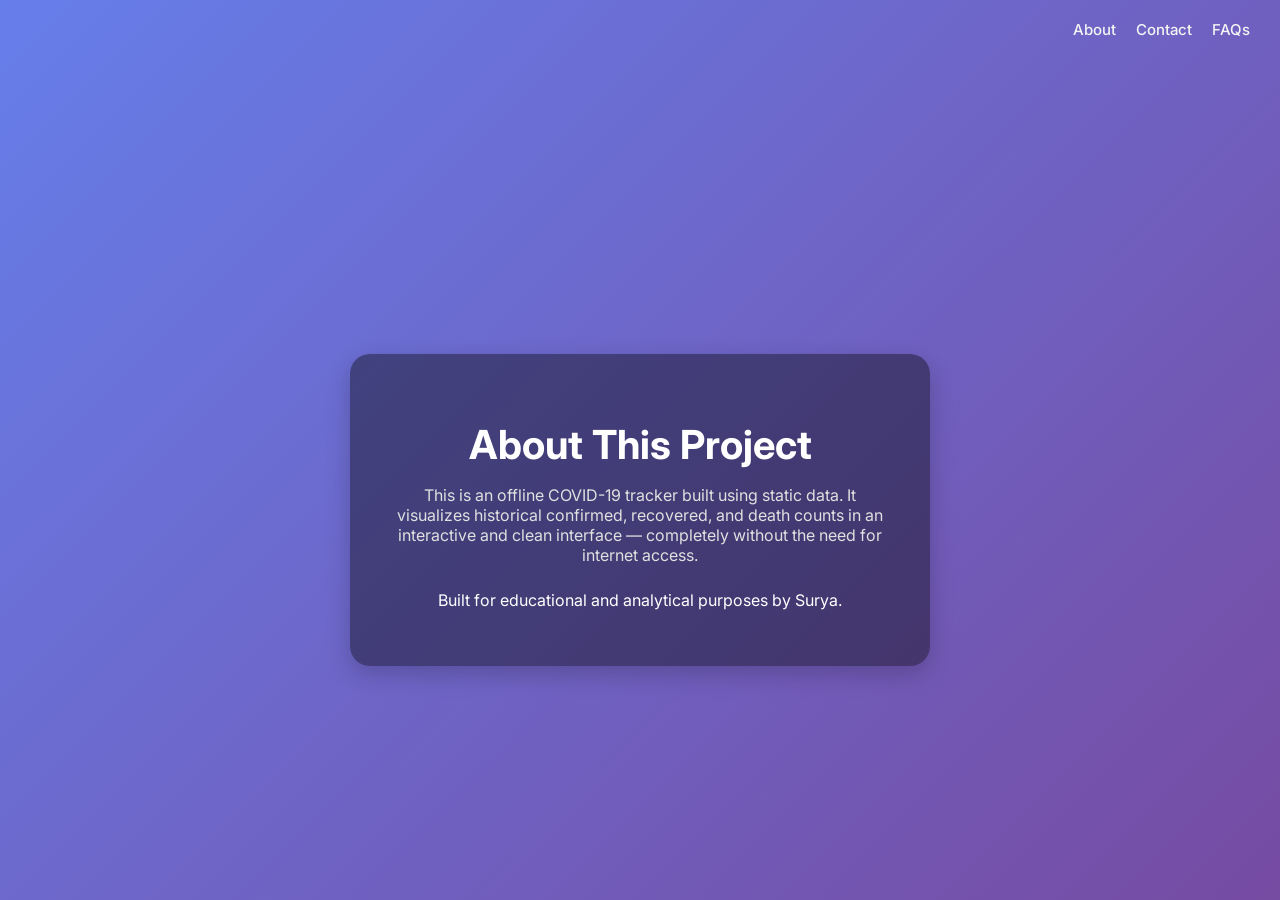
<file: frontend/about.html>
<!DOCTYPE html>
<html lang="en">
<head>
  <meta charset="UTF-8" />
  <meta name="viewport" content="width=device-width, initial-scale=1.0"/>
  <title>About - COVID-19 Tracker</title>
  <link rel="stylesheet" href="styles.css" />
  <link href="https://fonts.googleapis.com/css2?family=Inter:wght@400;500;600&display=swap" rel="stylesheet">
</head>
<body>
  <div class="top-nav">
    <a href="about.html">About</a>
    <a href="contact.html">Contact</a>
    <a href="faqs.html">FAQs</a>
  </div>

  <div class="tracker-container">
    <h1>About This Project</h1>
    <p class="subtext">This is an offline COVID-19 tracker built using static data. It visualizes historical confirmed, recovered, and death counts in an interactive and clean interface — completely without the need for internet access.</p>
    <p style="margin-top: 20px;">Built for educational and analytical purposes by Surya.</p>
  </div>
</body>
</html>
</file>
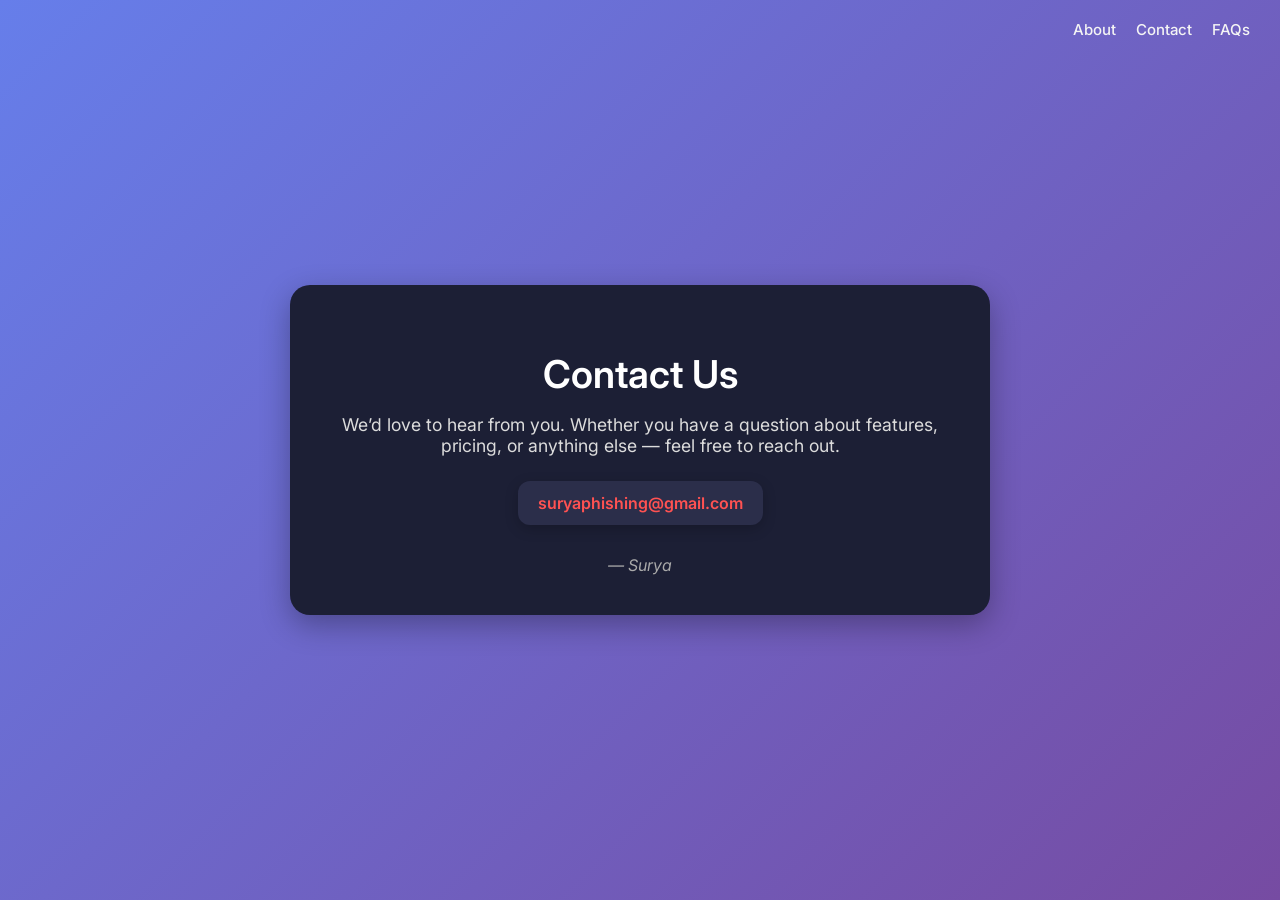
<file: frontend/contact.html>
<!DOCTYPE html>
<html lang="en">
<head>
  <meta charset="UTF-8" />
  <meta name="viewport" content="width=device-width, initial-scale=1.0"/>
  <title>Contact Us</title>
  <link rel="stylesheet" href="styles.css" />
  <link href="https://fonts.googleapis.com/css2?family=Inter:wght@400;500;600&display=swap" rel="stylesheet">
  <style>
    body {
      margin: 0;
      padding: 0;
      font-family: 'Inter', sans-serif;
      background-color: #131528;
      color: #ffffff;
      display: flex;
      justify-content: center;
      align-items: center;
      height: 100vh;
    }

    .contact-card {
      background-color: #1c1f35;
      padding: 40px 50px;
      border-radius: 20px;
      box-shadow: 0 10px 30px rgba(0, 0, 0, 0.3);
      max-width: 600px;
      text-align: center;
    }

    .contact-card h1 {
      font-size: 2.4rem;
      margin-bottom: 15px;
      font-weight: 600;
    }

    .contact-card p {
      font-size: 1.1rem;
      margin-bottom: 25px;
      color: #dcdcdc;
    }

    .email-btn {
      display: inline-block;
      padding: 12px 20px;
      background-color: #2b2e4a;
      border-radius: 12px;
      font-weight: 600;
      color: #ff5252;
      font-size: 1rem;
      text-decoration: none;
      box-shadow: 0 4px 14px rgba(0, 0, 0, 0.2);
      transition: background 0.3s;
    }

    .email-btn:hover {
      background-color: #383c5a;
    }

    .signature {
      margin-top: 30px;
      font-style: italic;
      color: #aaaaaa;
    }
  </style>
</head>
<body>
<body>
    <div class="top-nav">
        <a href="about.html">About</a>
        <a href="contact.html">Contact</a>
        <a href="faqs.html">FAQs</a>
    </div>
      
  <div class="contact-card">
    <h1>Contact Us</h1>
    <p>We’d love to hear from you. Whether you have a question about features, pricing, or anything else — feel free to reach out.</p>
    <a href="mailto:suryaphishing@gmail.com" class="email-btn">suryaphishing@gmail.com</a>
    <div class="signature">— Surya</div>
  </div>

</body>
</html>
</file>
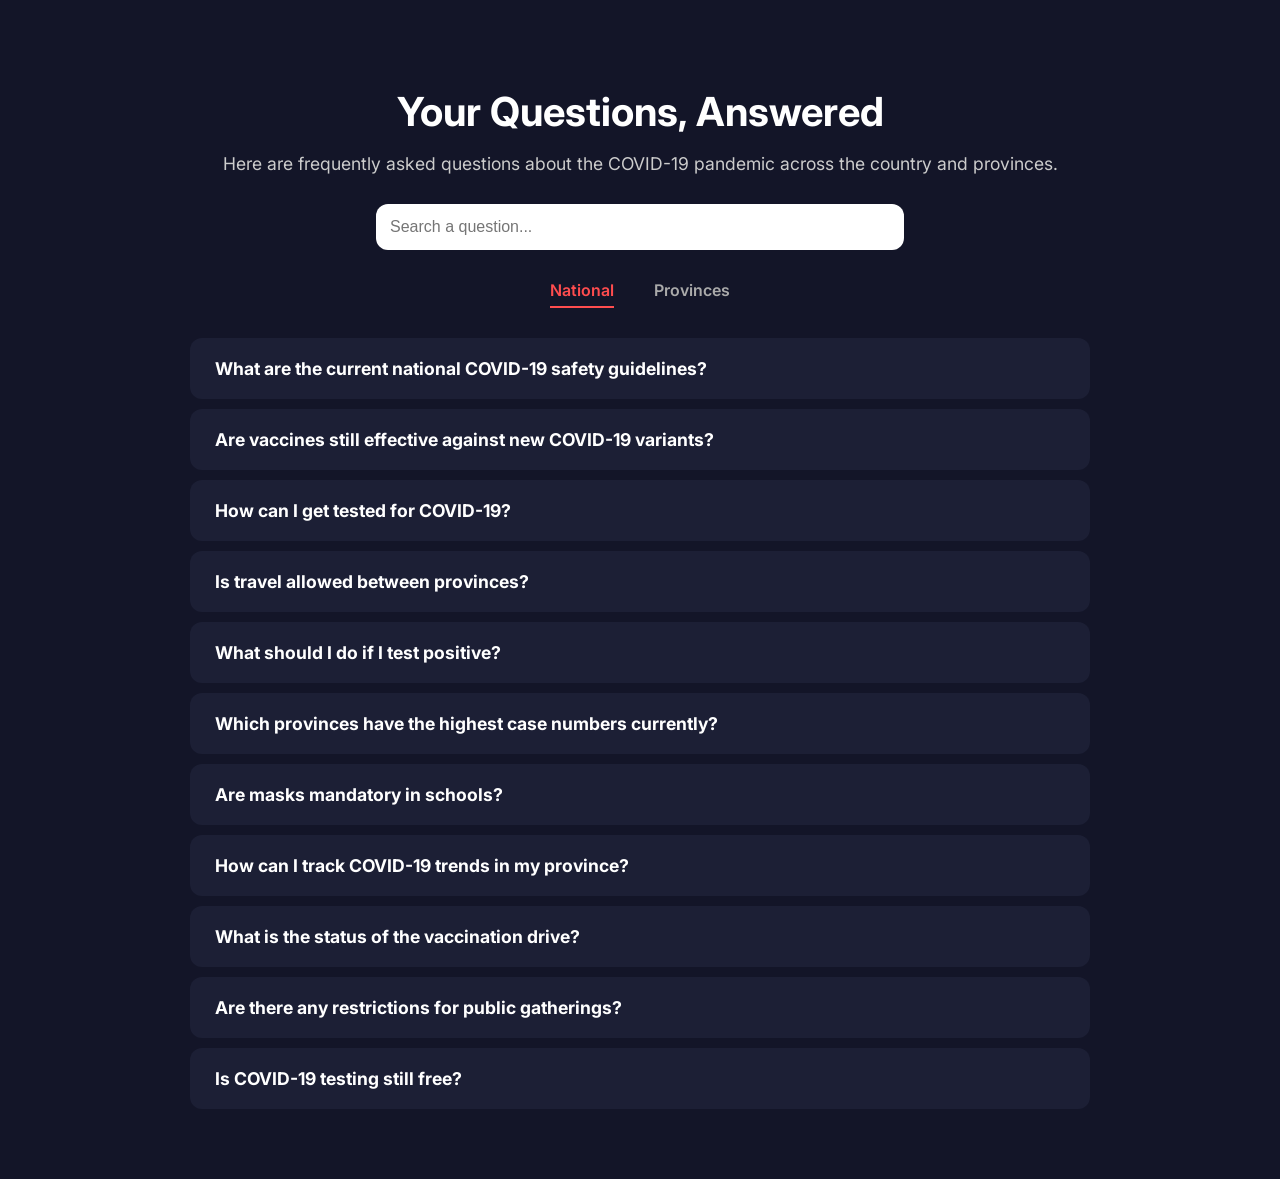
<file: frontend/faqs.html>
<!DOCTYPE html>
<html lang="en">
<head>
  <meta charset="UTF-8" />
  <meta name="viewport" content="width=device-width, initial-scale=1.0"/>
  <title>COVID-19 FAQs</title>
  <link href="https://fonts.googleapis.com/css2?family=Inter:wght@400;500;600&display=swap" rel="stylesheet">
  <style>
    body {
      background-color: #131528;
      font-family: 'Inter', sans-serif;
      color: #fff;
      margin: 0;
      padding: 0;
    }

    .container {
      max-width: 900px;
      margin: auto;
      padding: 60px 20px;
      text-align: center;
    }

    h1 {
      font-size: 2.5rem;
      margin-bottom: 15px;
    }

    p {
      font-size: 1.1rem;
      color: #ccc;
      margin-bottom: 30px;
    }

    .search-bar {
      margin-bottom: 30px;
    }

    input[type="text"] {
      padding: 14px;
      width: 100%;
      max-width: 500px;
      border-radius: 12px;
      border: none;
      font-size: 1rem;
    }

    .tabs {
      display: flex;
      justify-content: center;
      gap: 40px;
      margin-bottom: 30px;
      font-weight: 600;
    }

    .tabs span {
      cursor: pointer;
      color: #aaa;
      border-bottom: 2px solid transparent;
      padding-bottom: 6px;
    }

    .tabs .active {
      color: #ff4d4f;
      border-color: #ff4d4f;
    }

    .faq {
      background-color: #1c1f35;
      border-radius: 12px;
      padding: 20px 25px;
      margin: 10px 0;
      text-align: left;
      cursor: pointer;
    }

    .faq h3 {
      margin: 0;
      font-size: 1.1rem;
    }

    .faq-answer {
      display: none;
      padding-top: 10px;
      font-size: 0.95rem;
      color: #ccc;
    }

    .faq.active .faq-answer {
      display: block;
    }
  </style>
</head>



<div class="container">
  <h1>Your Questions, Answered</h1>
  <p>Here are frequently asked questions about the COVID-19 pandemic across the country and provinces.</p>

  <div class="search-bar">
    <input type="text" id="searchInput" placeholder="Search a question..." onkeyup="searchFAQs()" />
  </div>

  <div class="tabs">
    <span class="active">National</span>
    <span>Provinces</span>
  </div>

  <div id="faqList">
    <div class="faq">
      <h3 onclick="toggleAnswer(this)">What are the current national COVID-19 safety guidelines?</h3>
      <div class="faq-answer">Guidelines include wearing masks indoors, maintaining social distancing, and regular hand hygiene.</div>
    </div>
    <div class="faq">
      <h3 onclick="toggleAnswer(this)">Are vaccines still effective against new COVID-19 variants?</h3>
      <div class="faq-answer">Yes, updated vaccines are effective at reducing severe illness and hospitalizations from new variants.</div>
    </div>
    <div class="faq">
      <h3 onclick="toggleAnswer(this)">How can I get tested for COVID-19?</h3>
      <div class="faq-answer">You can visit local health clinics, pharmacies, or mobile testing centers. Check your province's health website for locations.</div>
    </div>
    <div class="faq">
      <h3 onclick="toggleAnswer(this)">Is travel allowed between provinces?</h3>
      <div class="faq-answer">Interprovincial travel is allowed, but restrictions may apply during outbreak surges in specific areas.</div>
    </div>
    <div class="faq">
      <h3 onclick="toggleAnswer(this)">What should I do if I test positive?</h3>
      <div class="faq-answer">Isolate at home for at least 5 days, inform close contacts, and monitor symptoms. Seek medical help if symptoms worsen.</div>
    </div>
    <div class="faq">
      <h3 onclick="toggleAnswer(this)">Which provinces have the highest case numbers currently?</h3>
      <div class="faq-answer">Case numbers vary; refer to the latest update on the COVID-19 dashboard for accurate province-level data.</div>
    </div>
    <div class="faq">
      <h3 onclick="toggleAnswer(this)">Are masks mandatory in schools?</h3>
      <div class="faq-answer">Mask mandates depend on the province. Some regions have optional policies, others require masks indoors.</div>
    </div>
    <div class="faq">
      <h3 onclick="toggleAnswer(this)">How can I track COVID-19 trends in my province?</h3>
      <div class="faq-answer">Use official government COVID-19 trackers or our interactive dashboard with map and graph views.</div>
    </div>
    <div class="faq">
      <h3 onclick="toggleAnswer(this)">What is the status of the vaccination drive?</h3>
      <div class="faq-answer">Vaccination drives are ongoing nationwide, including booster campaigns targeting at-risk populations.</div>
    </div>
    <div class="faq">
      <h3 onclick="toggleAnswer(this)">Are there any restrictions for public gatherings?</h3>
      <div class="faq-answer">Restrictions vary by region and case severity. Always check local health advisories before planning events.</div>
    </div>
    <div class="faq">
      <h3 onclick="toggleAnswer(this)">Is COVID-19 testing still free?</h3>
      <div class="faq-answer">Yes, in most provinces testing remains free at public facilities. Private centers may charge a fee.</div>
    </div>
  </div>
</div>


<script>
  function toggleAnswer(element) {
    const faq = element.parentElement;
    faq.classList.toggle("active");
  }

  function searchFAQs() {
    const input = document.getElementById("searchInput").value.toLowerCase();
    const faqs = document.querySelectorAll(".faq");

    faqs.forEach(faq => {
      const question = faq.querySelector("h3").textContent.toLowerCase();
      faq.style.display = question.includes(input) ? "block" : "none";
    });
  }
</script>

</body>
</html>
</file>
<file: frontend/styles.css>
/* Global Styles */
body {
  margin: 0;
  padding: 0;
  font-family: 'Inter', 'Segoe UI', Tahoma, Geneva, Verdana, sans-serif;
  background: linear-gradient(135deg, #667eea, #764ba2);
  color: #ffffff;
  height: 100vh;
  display: flex;
  justify-content: center;
  align-items: center;
}

/* Top Navigation */
.top-nav {
  position: absolute;
  top: 20px;
  right: 30px;
  display: flex;
  gap: 20px;
  font-family: 'Inter', sans-serif;
}

.top-nav a {
  color: #f4f4f4;
  text-decoration: none;
  font-weight: 500;
  font-size: 15px;
  transition: color 0.2s ease;
}

.top-nav a:hover {
  color: #ffffff;
}

/* Tracker Container */
.tracker-container {
  margin-top: 120px;
  text-align: center;
  background-color: rgba(0, 0, 0, 0.4);
  padding: 40px;
  border-radius: 20px;
  box-shadow: 0 8px 25px rgba(0, 0, 0, 0.2);
  width: 90%;
  max-width: 500px;
}

/* Headings */
h1 {
  font-size: 2.5rem;
  margin-bottom: 10px;
}

h1 i {
  margin-right: 10px;
  color: #00ffcc;
}

/* Subtext */
.subtext {
  font-size: 1rem;
  margin-bottom: 25px;
  color: #e0e0e0;
}

/* Input & Buttons */
.input-group {
  display: flex;
  justify-content: center;
  gap: 10px;
  flex-wrap: wrap;
}

input[type="text"] {
  padding: 10px 15px;
  border: none;
  border-radius: 8px;
  font-size: 1rem;
  width: 65%;
  max-width: 300px;
}

button {
  padding: 10px 20px;
  background-color: #ff6f61;
  border: none;
  border-radius: 8px;
  font-size: 1rem;
  color: white;
  cursor: pointer;
  transition: background 0.3s ease;
  font-family: 'Inter', sans-serif;
}

button:hover {
  background-color: #ff4c3b;
}

/* Chart Area */
#covidChart {
  background-color: transparent;
  padding: 10px;
  border-radius: 12px;
}

canvas {
  box-shadow: 0 0 30px rgba(0, 255, 255, 0.05);
}

/* Table Container */
.table-container {
  max-height: 500px;
  overflow-y: auto;
  overflow-x: hidden;
  border-radius: 12px;
  box-shadow: 0 0 10px rgba(0,255,255,0.1);
  background-color: rgba(20, 20, 50, 0.6);
  padding: 10px;
  margin: 20px auto;
}

/* Table Styling */
#dataTable {
  width: 100%;
  border-collapse: collapse;
  color: #fff;
  font-size: 14px;
  text-align: center;
  margin-top: 30px;
}

#dataTable th, #dataTable td {
  padding: 8px 12px;
  border-bottom: 1px solid rgba(255, 255, 255, 0.1);
}

.table-container thead th {
  position: sticky;
  top: 0;
  background-color: rgba(0, 0, 50, 0.8);
  color: #00ffd0;
  z-index: 1;
}

/* Scrollbar Styling */
.table-container::-webkit-scrollbar {
  width: 8px;
}

.table-container::-webkit-scrollbar-thumb {
  background-color: #00ffd0;
  border-radius: 4px;
}

.table-container::-webkit-scrollbar-track {
  background-color: transparent;
}
</file>
